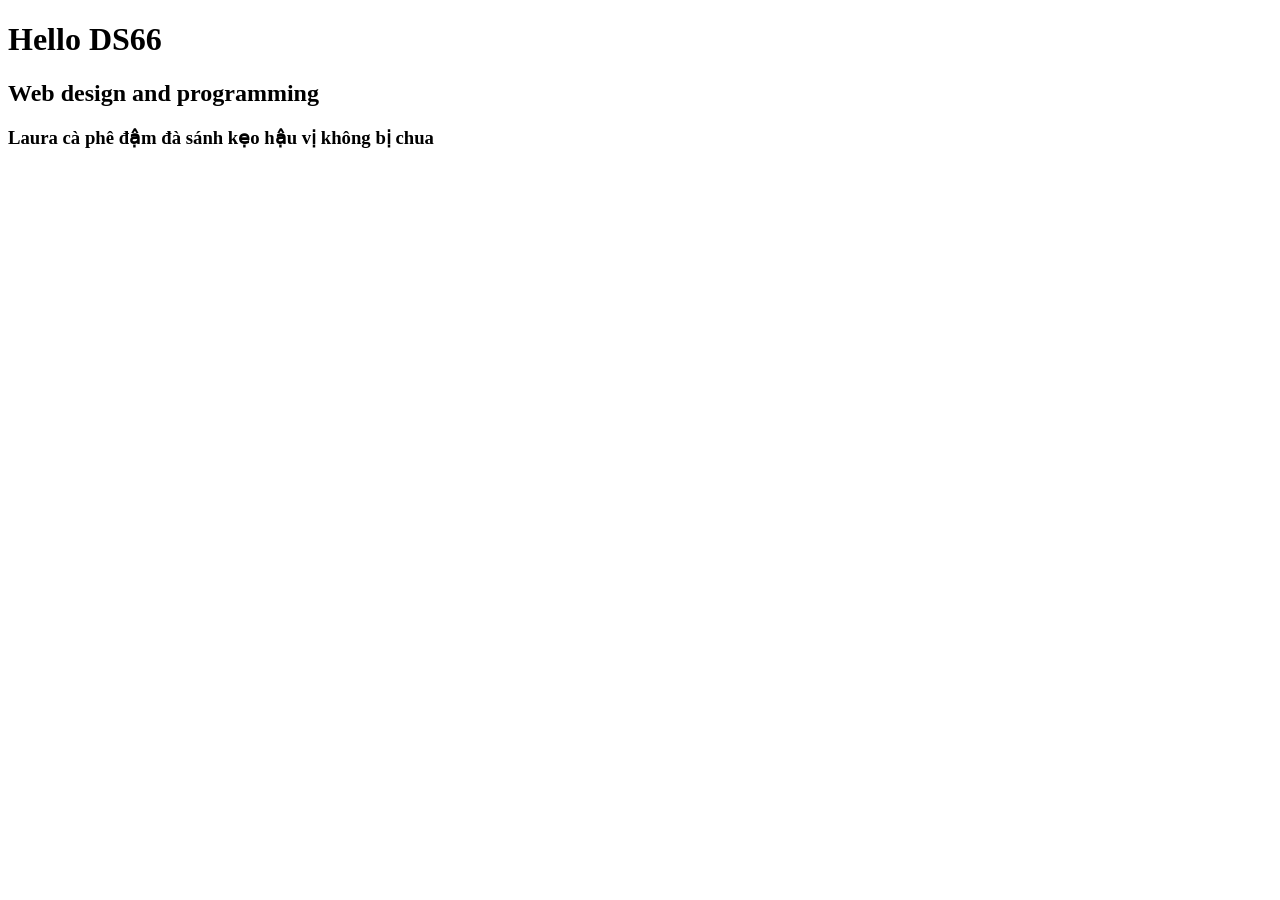
<file: week1/index.html>
<!doctype html>
<html lang="en">
  <head>
    <meta charset="UTF-8" />
    <meta name="viewport" content="width=device-width, initial-scale=1.0" />
    <title>Document</title>
  </head>
  <body>
    <h1>Hello DS66</h1>
    <h2>Web design and programming</h2>
    <h3>Laura cà phê đậm đà sánh kẹo hậu vị không bị chua</h3>
  </body>
</html>
</file>
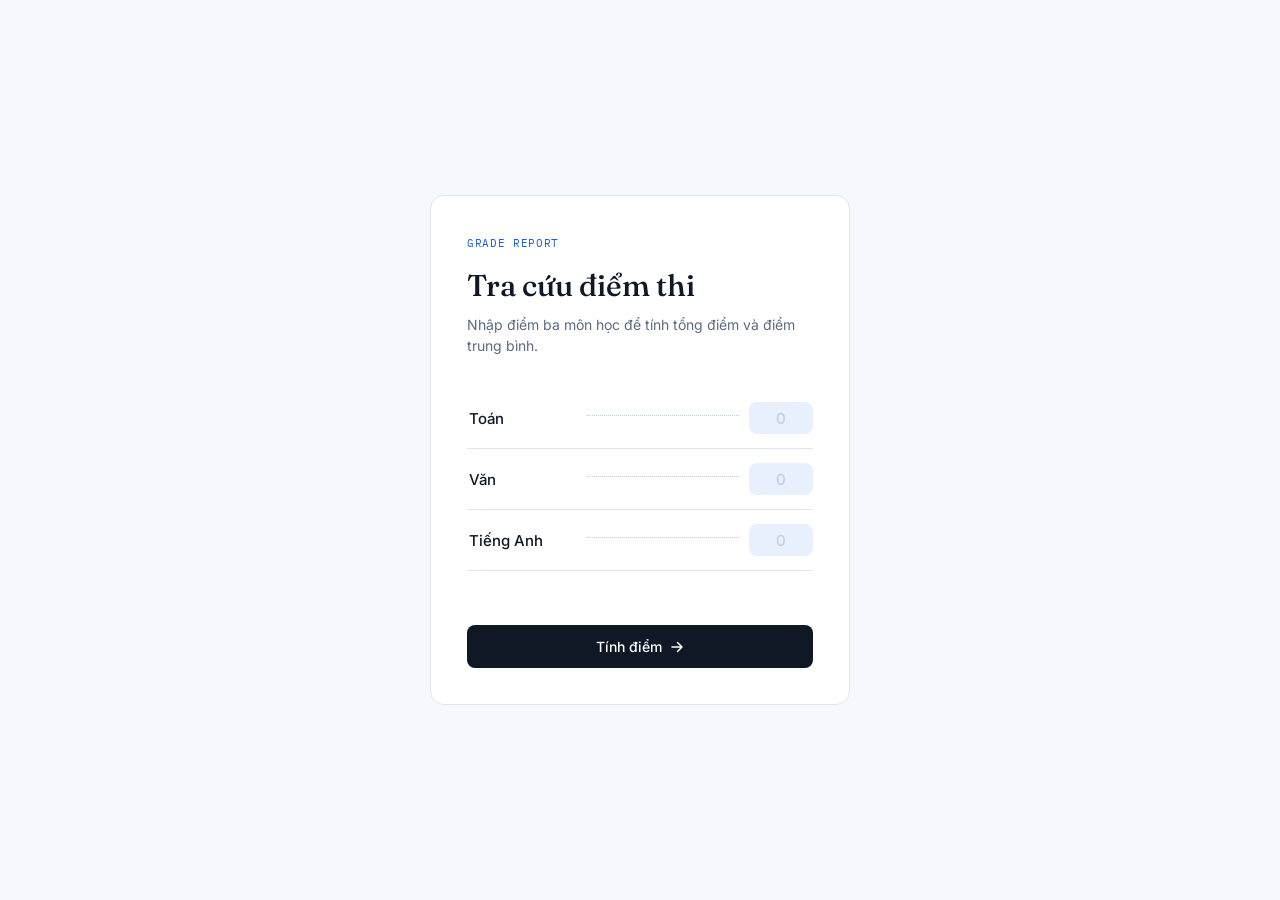
<file: week4.html>
<!DOCTYPE html>
<html lang="vi">
<head>
<meta charset="UTF-8">
<meta name="viewport" content="width=device-width, initial-scale=1.0">
<title>Tra cứu điểm thi</title>
<link rel="preconnect" href="https://fonts.googleapis.com">
<link rel="preconnect" href="https://fonts.gstatic.com" crossorigin>
<link href="https://fonts.googleapis.com/css2?family=Fraunces:opsz,wght@9..144,400;9..144,500;9..144,600&family=IBM+Plex+Mono:wght@400;500;600&family=Inter:wght@400;500;600&family=Quicksand:wght@500;600;700&display=swap" rel="stylesheet">
<link rel="stylesheet" href="style2.css">
</head>
<body>
<main class="sheet">

<header class="sheet__header">
  <div class="eyebrow-row">
    <span class="eyebrow">GRADE REPORT</span>
    <span class="eyebrow eyebrow--muted" id="dateStamp"></span>
  </div>
  <h1 class="title">Tra cứu điểm thi</h1>
  <p class="subtitle">Nhập điểm ba môn học để tính tổng điểm và điểm trung bình.</p>
</header>

<form id="scoreForm" class="ledger" novalidate>

  <div class="ledger__row" data-row="1">
    <input type="text" class="subject-input" id="subject1" value="Toán" aria-label="Tên môn học 1">
    <div class="dots" aria-hidden="true"></div>
    <input type="number" class="score-input" id="score1" placeholder="0" step="0.1" inputmode="decimal" aria-label="Điểm môn 1" required>
  </div>

  <div class="ledger__row" data-row="2">
    <input type="text" class="subject-input" id="subject2" value="Văn" aria-label="Tên môn học 2">
    <div class="dots" aria-hidden="true"></div>
    <input type="number" class="score-input" id="score2" placeholder="0" step="0.1" inputmode="decimal" aria-label="Điểm môn 2" required>
  </div>

  <div class="ledger__row" data-row="3">
    <input type="text" class="subject-input" id="subject3" value="Tiếng Anh" aria-label="Tên môn học 3">
    <div class="dots" aria-hidden="true"></div>
    <input type="number" class="score-input" id="score3" placeholder="0" step="0.1" inputmode="decimal" aria-label="Điểm môn 3" required>
  </div>

  <div id="messageSlot" class="message-slot" aria-live="polite"></div>

  <button type="submit" class="btn-submit">
    <span>Tính điểm</span>
    <svg width="14" height="14" viewBox="0 0 14 14" fill="none"><path d="M2 7H12M12 7L7.5 2.5M12 7L7.5 11.5" stroke="currentColor" stroke-width="1.5" stroke-linecap="round" stroke-linejoin="round"/></svg>
  </button>

</form>

<section id="result" class="result" hidden>
  <div class="result__row">
    <span class="result__label">Tổng điểm</span>
    <span class="result__value" id="totalValue">0.0</span>
  </div>
</section>

</main>
<script src="script.js"></script>
</body>
</html>
</file>
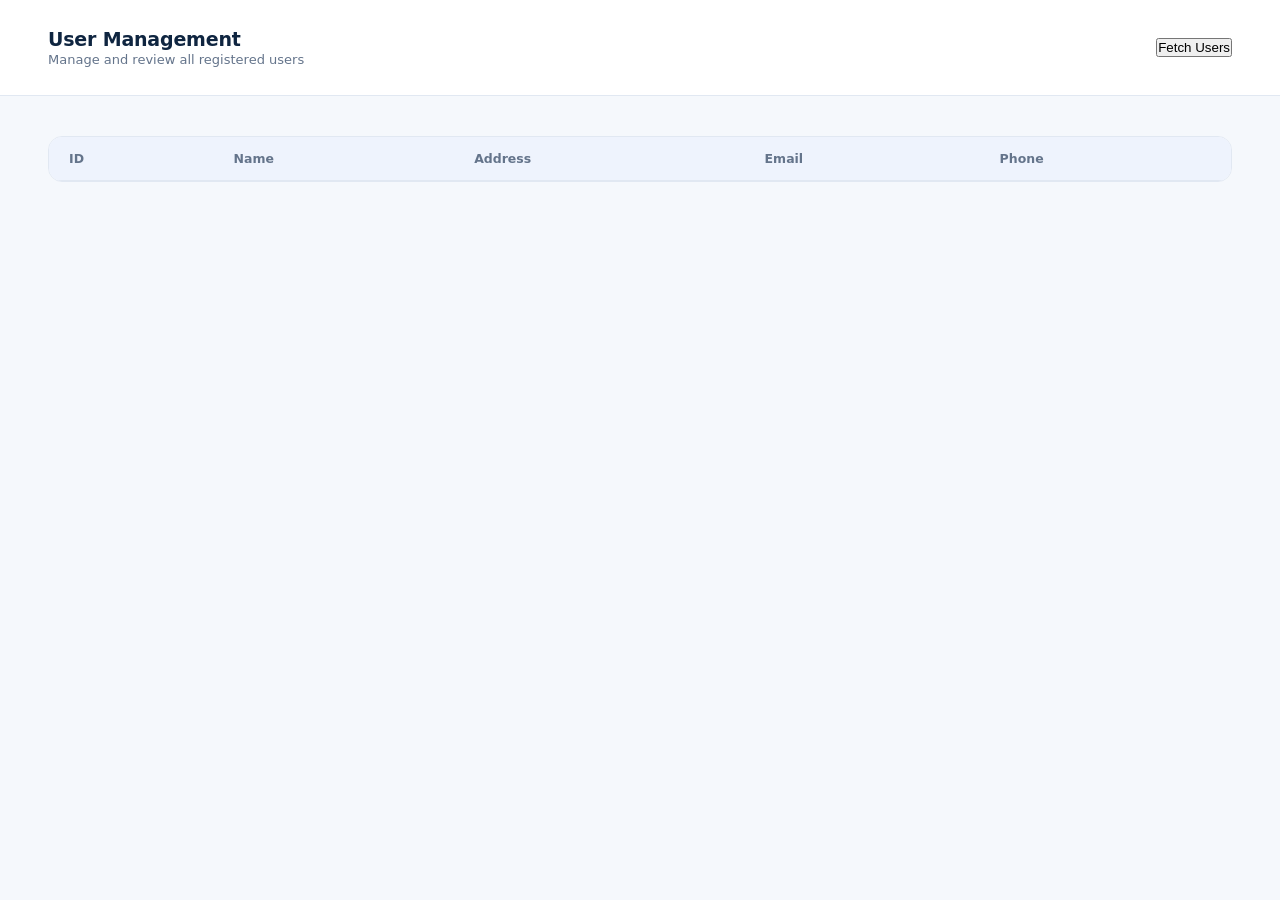
<file: week5.html>
<!DOCTYPE html>
<html lang="vi">
<head>
<meta charset="UTF-8">
<meta name="viewport" content="width=device-width, initial-scale=1.0">
<title>User Management</title>
<link rel="stylesheet" href="styles5.css">
</head>
<body>

<header>
  <div class="brand">

    <div class="brand-text">
      <h1>User Management</h1>
      <p>Manage and review all registered users</p>
    </div>
  </div>
  <button id="fetchBtn" class="fetch-btn">Fetch Users</button>
</header>

<main>
  <div class="table-card">
    <table id="user-table">
      <thead>
        <tr>
          <th>ID</th>
          <th>Name</th>
          <th>Address</th>
          <th>Email</th>
          <th>Phone</th>
        </tr>
      </thead>
      <tbody></tbody>
    </table>
  </div>
</main>

<script src="script5.js"></script>
</body>
</html>
</file>
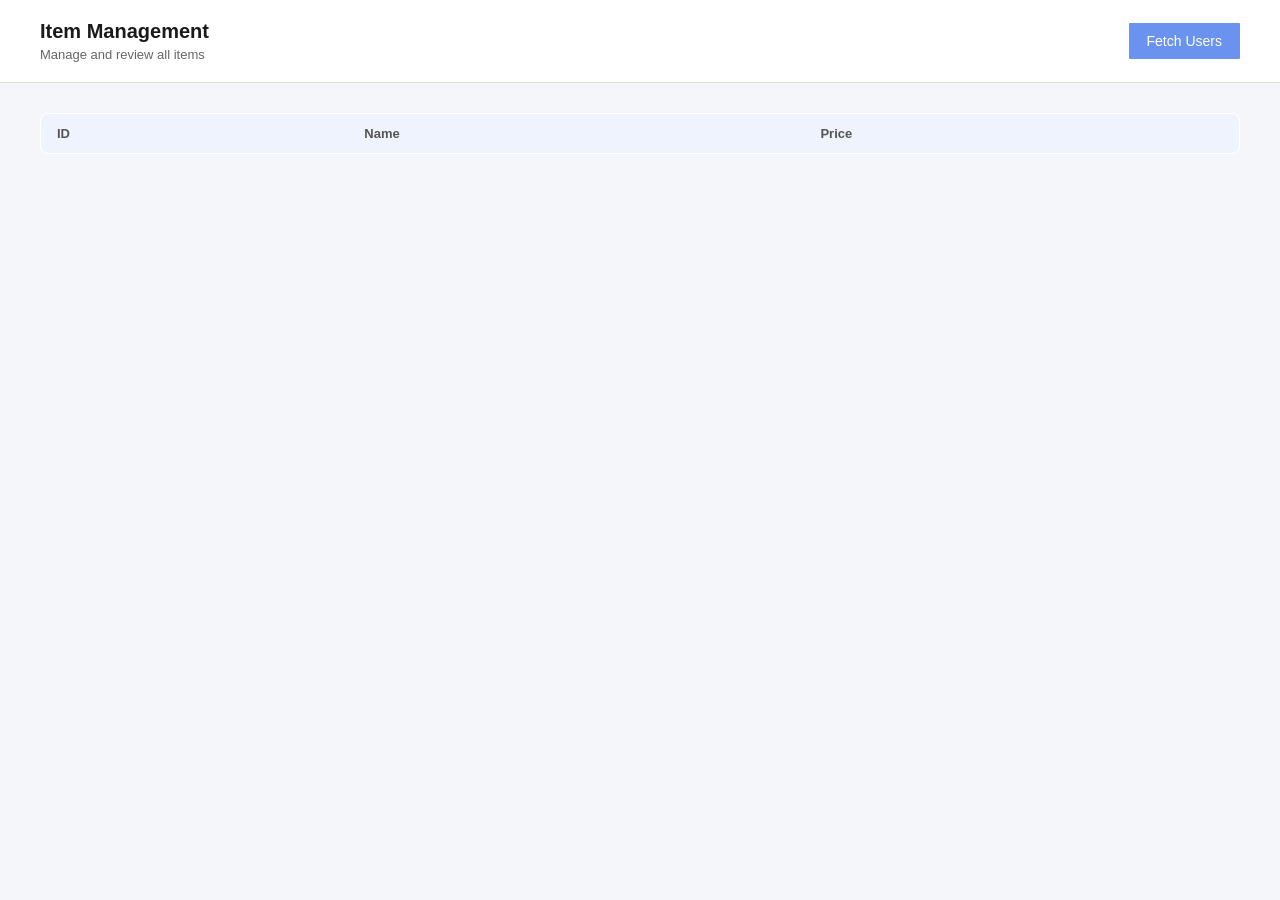
<file: week5/frontend/week5.html>
<!DOCTYPE html>
<html lang="vi">
<head>
<meta charset="UTF-8">
<meta name="viewport" content="width=device-width, initial-scale=1.0">
<title>Item Management</title>
<link rel="stylesheet" href="styles5.css">
</head>
<body>

<header>
  <div class="brand">

    <div class="brand-text">
      <h1>Item Management</h1>
      <p>Manage and review all items</p>
    </div>
  </div>
  <button id="fetchBtn" class="fetch-btn">Fetch Users</button>
</header>

<main>
  <div class="table-card">
    <table id="user-table">
      <thead>
        <tr>
          <th>ID</th>
          <th>Name</th>
          <th>Price</th>
        </tr>
      </thead>
      <tbody></tbody>
    </table>
  </div>
</main>

<script src="script5.js"></script>
</body>
</html>
</file>
<file: style2.css>
/* ============================================================
   Tra cứu điểm thi — Modern Minimalist / Blue & White
   ============================================================ */

:root {
  --color-bg: #ffffff;
  --color-bg-subtle: #f5f8fd;
  --color-ink: #101826;
  --color-ink-muted: #5b6b82;
  --color-accent: #1f5fdb;
  --color-accent-soft: #e8f0fd;
  --color-line: #dfe6f2;
  --color-line-strong: #c3d1e8;

  --font-display: "Fraunces", serif;
  --font-body: "Inter", sans-serif;
  --font-mono: "IBM Plex Mono", monospace;
  --font-rounded: "Quicksand", sans-serif;

  --radius: 14px;
  --radius-sm: 8px;
}

* {
  box-sizing: border-box;
}

body {
  margin: 0;
  min-height: 100vh;
  display: flex;
  align-items: center;
  justify-content: center;
  padding: 48px 20px;
  background: var(--color-bg-subtle);
  font-family: var(--font-body);
  color: var(--color-ink);
}

/* ---------- Sheet ---------- */

.sheet {
  width: 100%;
  max-width: 420px;
  background: var(--color-bg);
  border: 1px solid var(--color-line);
  border-radius: var(--radius);
  padding: 40px 36px 36px;
}

.sheet__header {
  margin-bottom: 32px;
}

.eyebrow-row {
  display: flex;
  align-items: baseline;
  justify-content: space-between;
  margin-bottom: 18px;
}

.eyebrow {
  font-family: var(--font-mono);
  font-size: 11px;
  letter-spacing: 0.06em;
  color: var(--color-accent);
}

.eyebrow--muted {
  color: var(--color-ink-muted);
}

.title {
  font-family: var(--font-display);
  font-weight: 500;
  font-size: 30px;
  line-height: 1.2;
  margin: 0 0 10px;
  color: var(--color-ink);
}

.subtitle {
  margin: 0;
  font-size: 14px;
  line-height: 1.5;
  color: var(--color-ink-muted);
}

/* ---------- Ledger rows ---------- */

.ledger {
  display: flex;
  flex-direction: column;
}

.ledger__row {
  display: flex;
  align-items: center;
  gap: 10px;
  padding: 14px 0;
  border-bottom: 1px solid var(--color-line);
}

.subject-input {
  flex: 0 0 auto;
  width: 110px;
  border: none;
  background: transparent;
  font-family: var(--font-body);
  font-size: 15px;
  font-weight: 500;
  color: var(--color-ink);
  padding: 4px 2px;
}

.subject-input:focus {
  outline: none;
  color: var(--color-accent);
}

.dots {
  flex: 1;
  height: 0;
  border-bottom: 1px dotted var(--color-line-strong);
  margin-bottom: 6px;
}

.score-input {
  flex: 0 0 auto;
  width: 64px;
  border: none;
  background: var(--color-accent-soft);
  border-radius: var(--radius-sm);
  font-family: var(--font-rounded);
  font-size: 16px;
  font-weight: 600;
  color: var(--color-ink);
  text-align: center;
  padding: 6px 4px;
}

.score-input::placeholder {
  color: var(--color-line-strong);
}

.score-input:focus {
  outline: 2px solid var(--color-accent);
  outline-offset: 1px;
}

/* remove number input spinners for a cleaner field */
.score-input::-webkit-outer-spin-button,
.score-input::-webkit-inner-spin-button {
  -webkit-appearance: none;
  margin: 0;
}
.score-input[type="number"] {
  -moz-appearance: textfield;
}

/* ---------- Message / validation ---------- */

.message-slot {
  min-height: 18px;
  font-size: 12.5px;
  color: #c0392b;
  margin-top: 12px;
}

/* ---------- Submit button ---------- */

.btn-submit {
  margin-top: 24px;
  width: 100%;
  display: flex;
  align-items: center;
  justify-content: center;
  gap: 8px;
  padding: 13px 20px;
  background: var(--color-ink);
  color: #ffffff;
  border: none;
  border-radius: var(--radius-sm);
  font-family: var(--font-body);
  font-size: 14px;
  font-weight: 500;
  cursor: pointer;
  transition: background 0.15s ease;
}

.btn-submit:hover {
  background: var(--color-accent);
}

.btn-submit:focus-visible {
  outline: 2px solid var(--color-accent);
  outline-offset: 2px;
}

.btn-submit svg {
  transition: transform 0.15s ease;
}

.btn-submit:hover svg {
  transform: translateX(2px);
}

/* ---------- Result ---------- */

.result {
  margin-top: 28px;
  padding-top: 24px;
  border-top: 1px solid var(--color-line);
}

.result__row {
  display: flex;
  align-items: baseline;
  justify-content: space-between;
}

.result__label {
  font-size: 13px;
  color: var(--color-ink-muted);
}

.result__value {
  font-family: var(--font-display);
  font-size: 34px;
  font-weight: 500;
  color: var(--color-accent);
}

/* ---------- Responsive ---------- */

@media (max-width: 460px) {
  .sheet {
    padding: 32px 24px 28px;
  }

  .subject-input {
    width: 84px;
    font-size: 14px;
  }
}
</file>
<file: styles5.css>
:root{
  --bg:#f5f8fc;
  --surface:#ffffff;
  --border:#e1e8f2;
  --text:#0f2540;
  --muted:#64748b;
  --blue:#2563eb;
  --blue-deep:#1e3a8a;
  --blue-soft:#eef3fd;
}

*{box-sizing:border-box;margin:0;padding:0;}

body{
  font-family:'Inter','Segoe UI',system-ui,-apple-system,sans-serif;
  background:var(--bg);
  color:var(--text);
  min-height:100vh;
}

header{
  background:var(--surface);
  border-bottom:1px solid var(--border);
  padding:28px 48px;
  display:flex;
  align-items:center;
  justify-content:space-between;
}

.brand{
  display:flex;
  align-items:center;
  gap:14px;
}

.brand-mark{
  width:38px;
  height:38px;
  border-radius:10px;
  background:linear-gradient(135deg,var(--blue),var(--blue-deep));
  display:flex;
  align-items:center;
  justify-content:center;
  color:#fff;
  font-weight:600;
  font-size:15px;
}

.brand-text h1{
  font-size:19px;
  font-weight:600;
  letter-spacing:-0.01em;
}

.brand-text p{
  font-size:13px;
  color:var(--muted);
  margin-top:2px;
}

.count-pill{
  font-size:13px;
  color:var(--blue-deep);
  background:var(--blue-soft);
  border:1px solid #d6e4fb;
  padding:6px 14px;
  border-radius:999px;
  font-weight:500;
}

main{
  padding:40px 48px;
}

.table-card{
  background:var(--surface);
  border:1px solid var(--border);
  border-radius:14px;
  overflow:hidden;
}

table{
  width:100%;
  border-collapse:collapse;
  font-size:14px;
}

thead th{
  text-align:left;
  padding:14px 20px;
  font-weight:600;
  font-size:12.5px;
  color:var(--muted);
  background:var(--blue-soft);
  border-bottom:1px solid var(--border);
}

tbody td{
  padding:16px 20px;
  border-bottom:1px solid var(--border);
  color:var(--text);
}

tbody tr:last-child td{
  border-bottom:none;
}

tbody tr:hover{
  background:#fafcff;
}

td.id-cell{
  color:var(--blue);
  font-weight:600;
}

td.name-cell{
  font-weight:500;
}

td.email-cell{
  color:var(--blue-deep);
}

.loading-row td{
  text-align:center;
  padding:32px;
  color:var(--muted);
}

@media (max-width:720px){
  header{padding:20px 24px;}
  main{padding:24px;}
  table{font-size:13px;}
  thead th, tbody td{padding:12px;}
}
</file>
<file: week5/frontend/styles5.css>
body {
  font-family: "Nunito", sans-serif;
  background-color: #f4f6f9;
  color: #1a1a1a;
  margin: 0;
}

header {
  background-color: #ffffff;
  border-bottom: 1px solid #ddd;
  padding: 20px 40px;
  display: flex;
  justify-content: space-between;
  align-items: center;
}

header h1 {
  font-size: 20px;
  margin: 0;
}

header p {
  font-size: 13px;
  color: #666;
  margin: 4px 0 0 0;
}

.fetch-btn {
  background-color: #6993ee;
  color: white;
  border: none;
  padding: 10px 18px;
  border-radius: 1px;
  cursor: pointer;
  font-size: 14px;
}

.fetch-btn:hover {
  background-color: #1e40af;
}

main {
  padding: 30px 40px;
}

table {
  width: 100%;
  border-collapse: collapse;
  background-color: white;
  border: 1px solid #ddd;
  border-radius: 8px;
  overflow: hidden;
}

thead th {
  text-align: left;
  padding: 12px 16px;
  background-color: #eef3fd;
  color: #555;
  font-size: 13px;
}

tbody td {
  padding: 12px 16px;
  border-top: 1px solid #eee;
}

tbody tr:hover {
  background-color: #fafafa;
}
</file>
